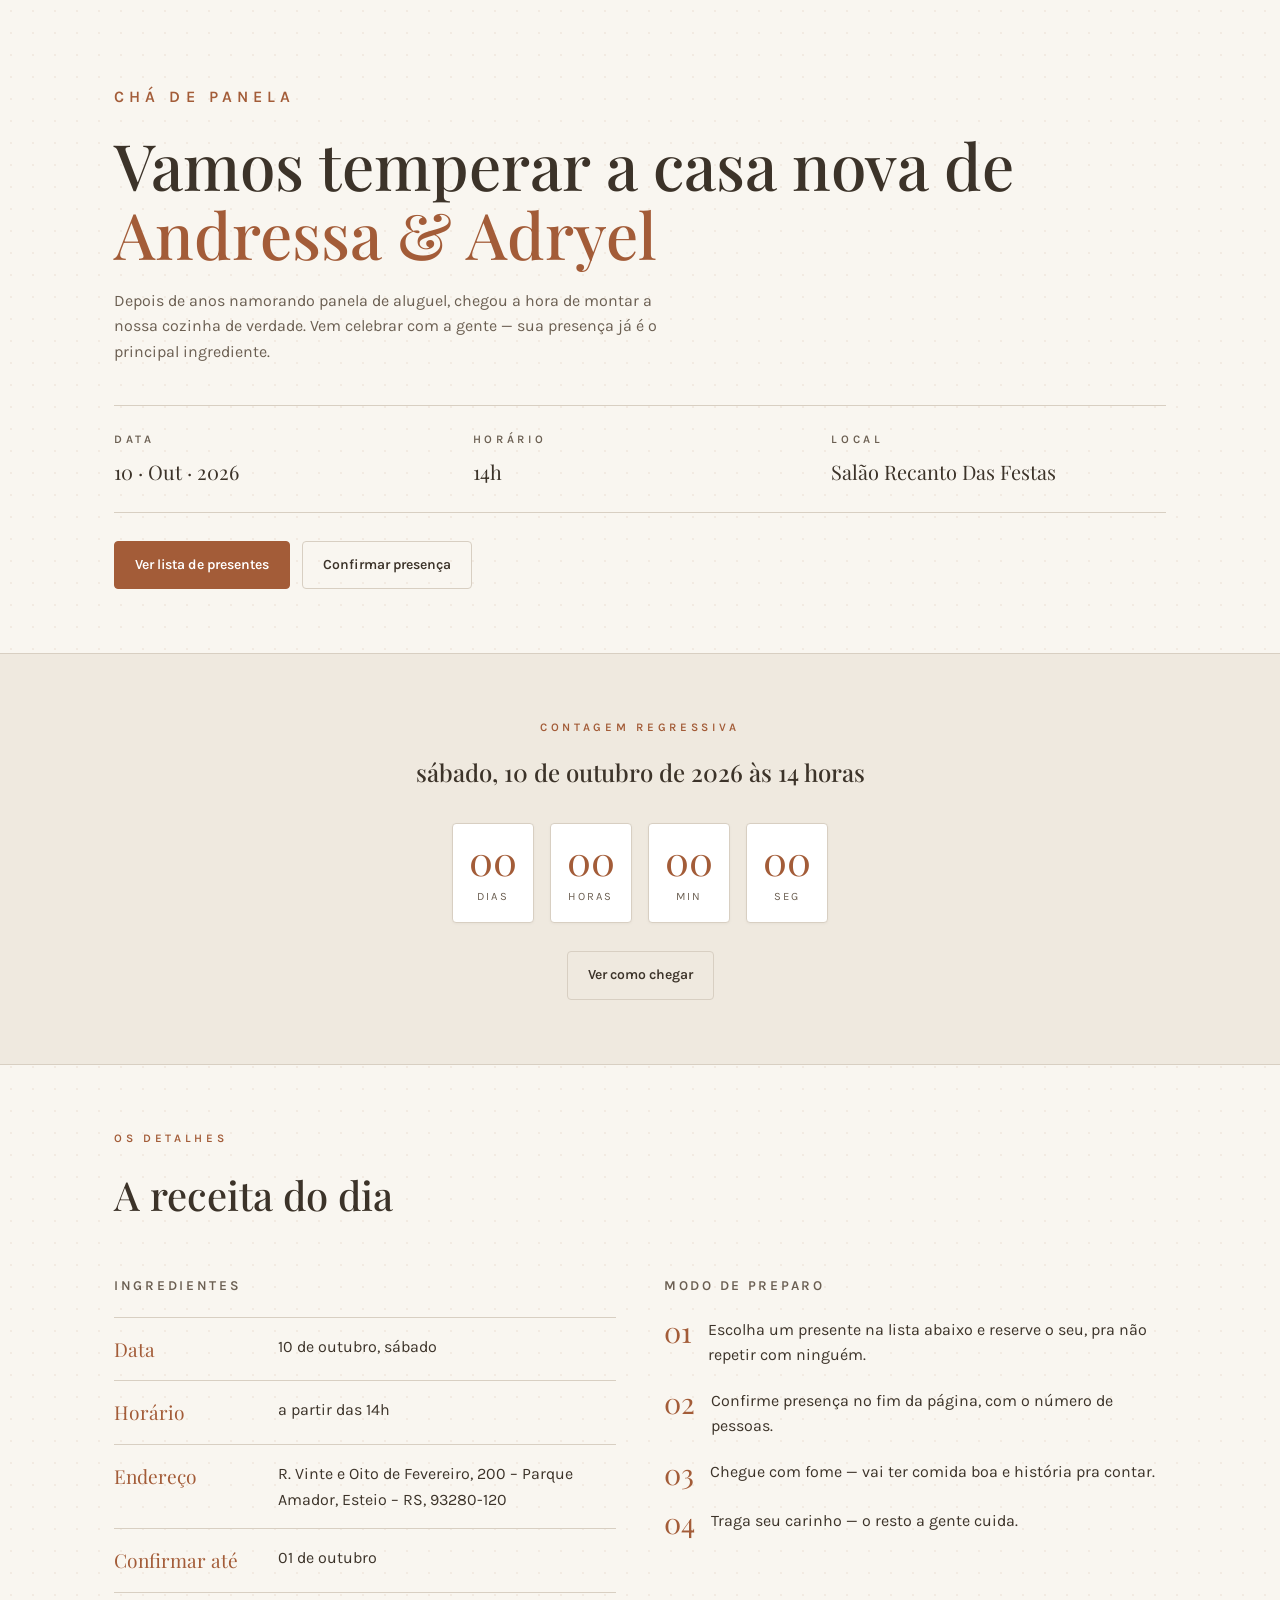
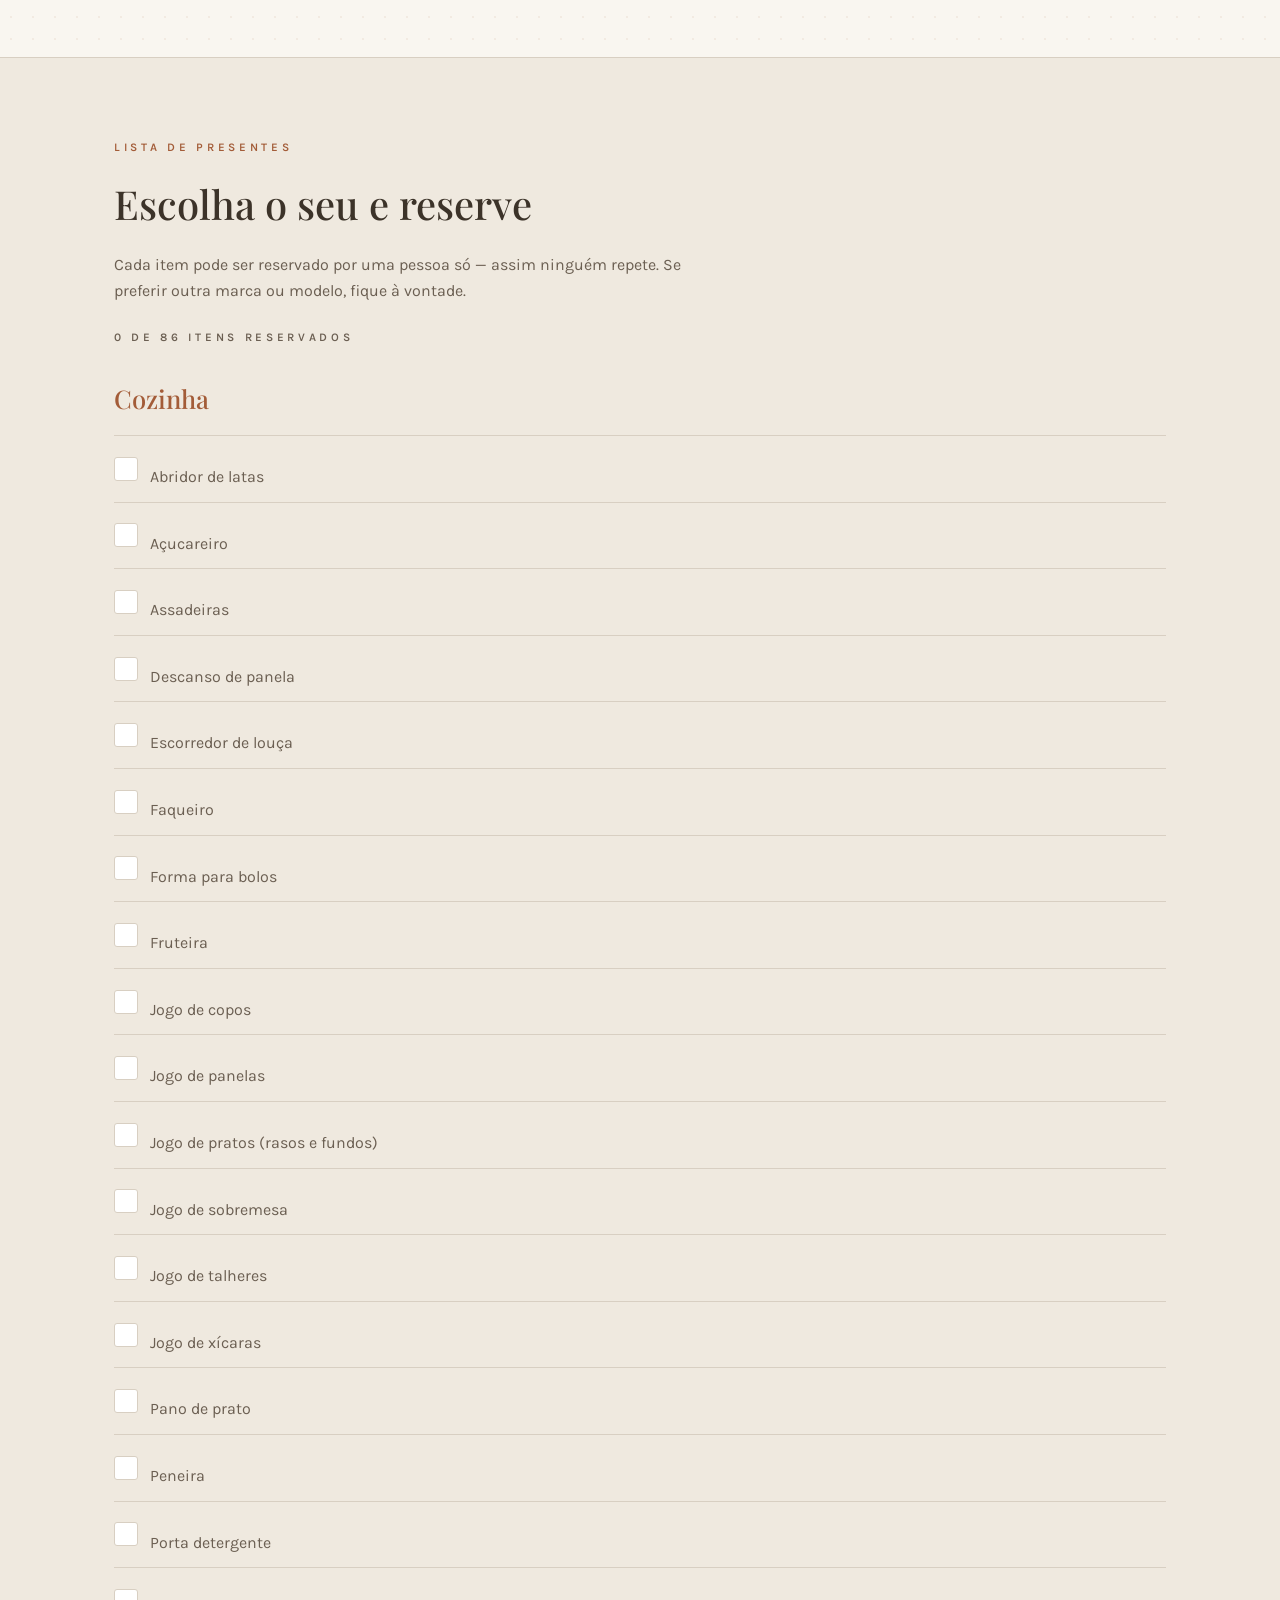
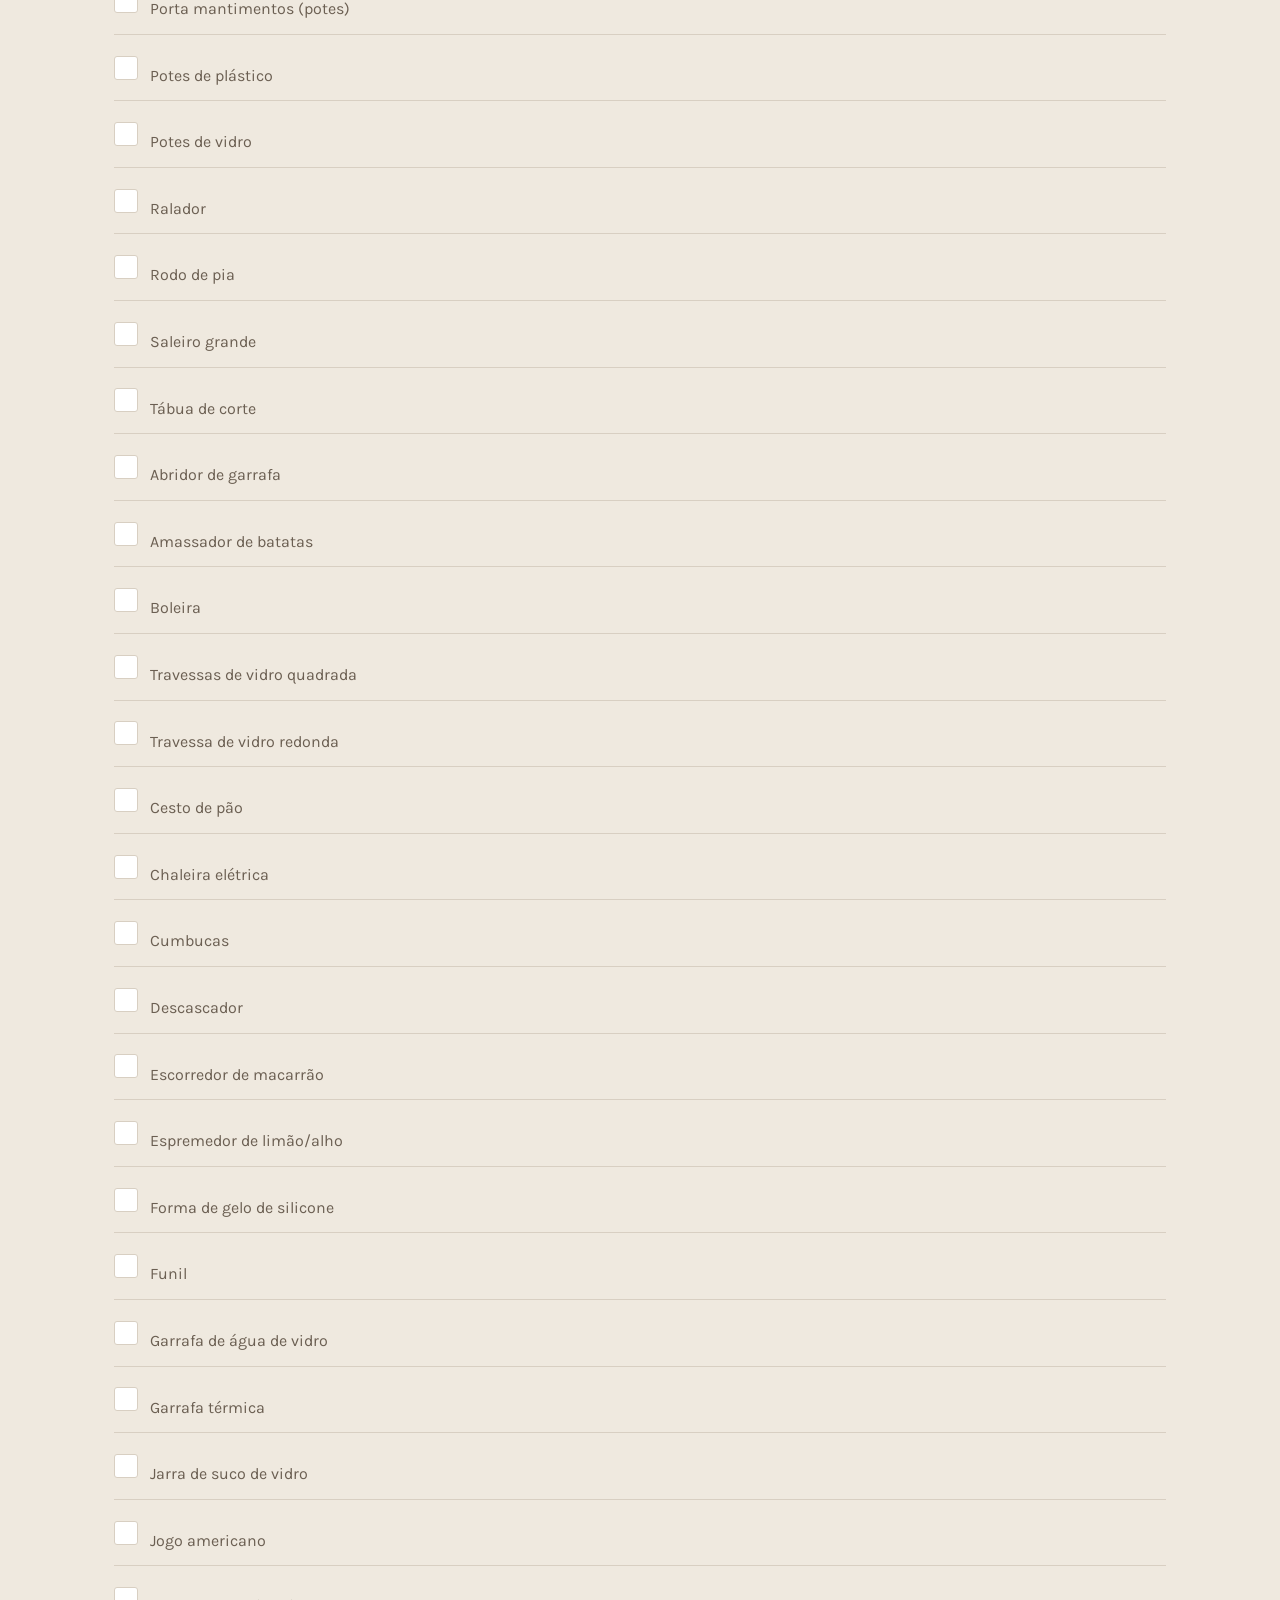
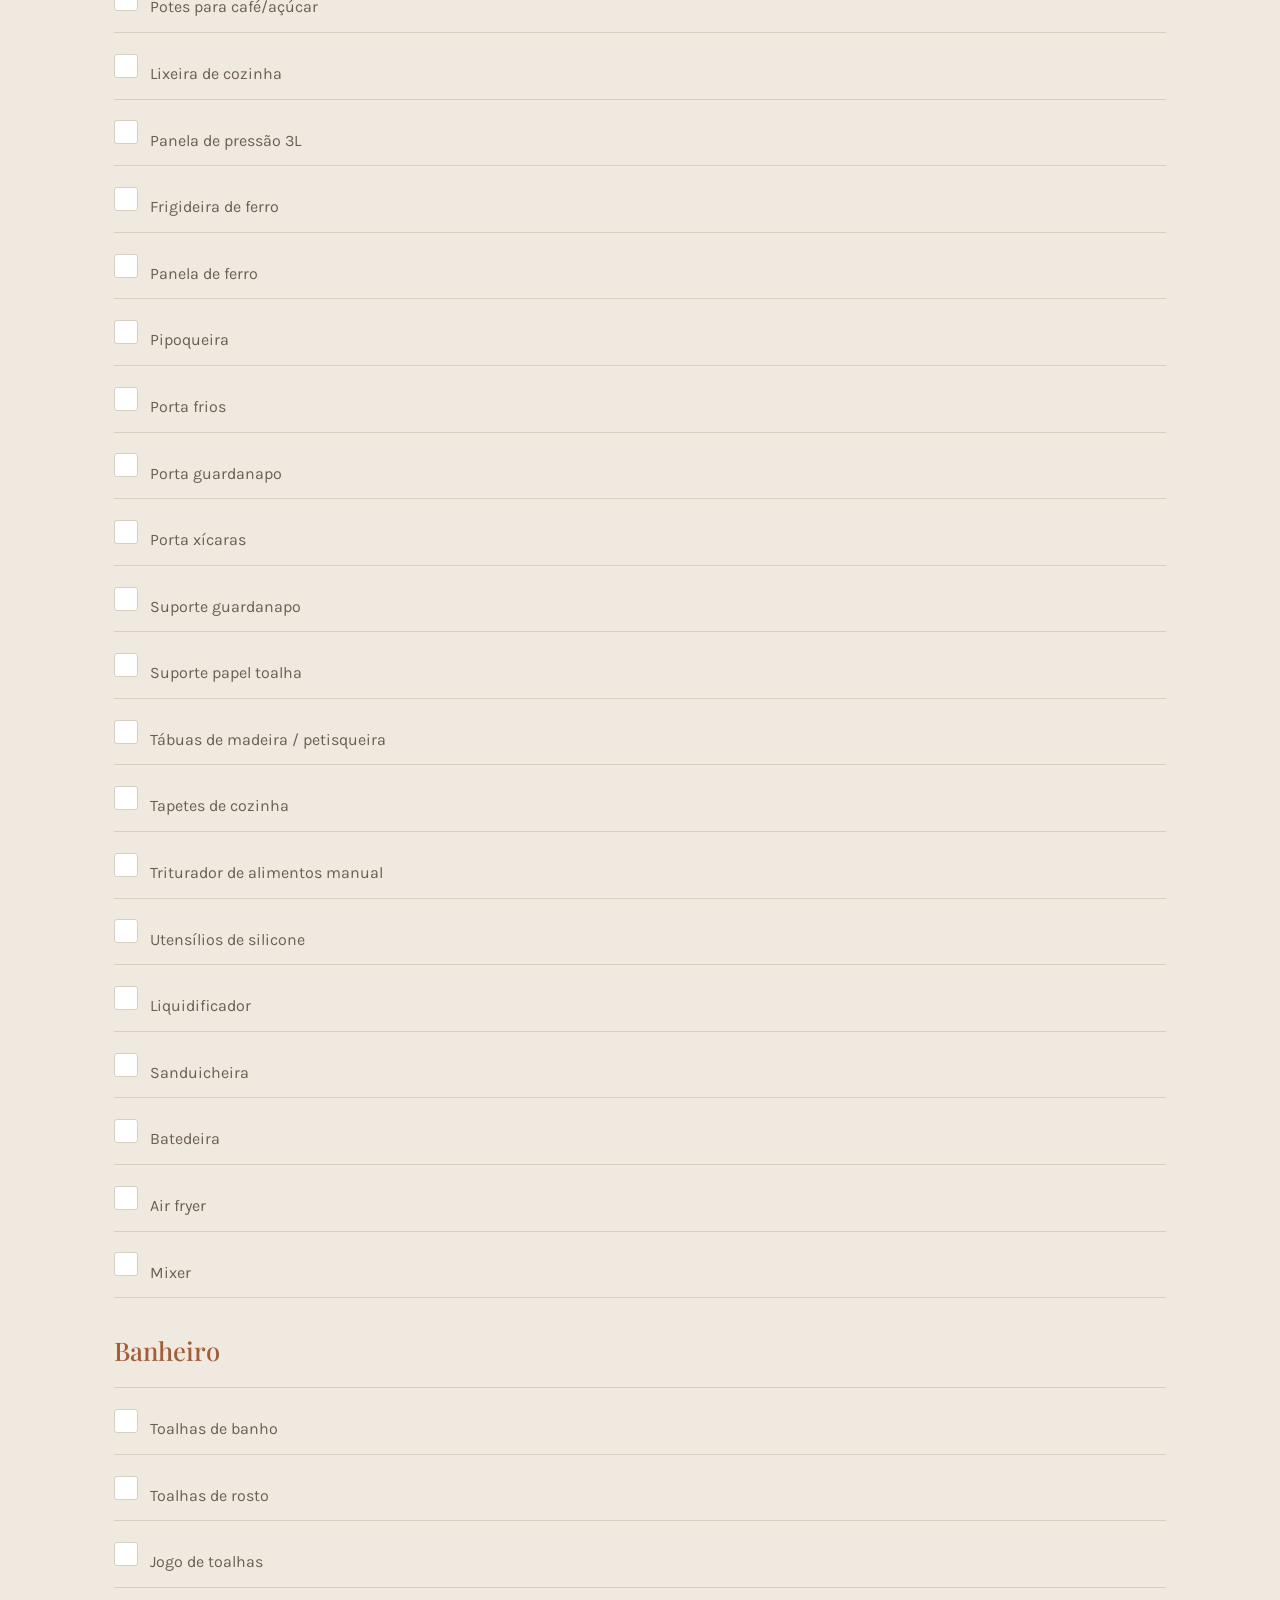
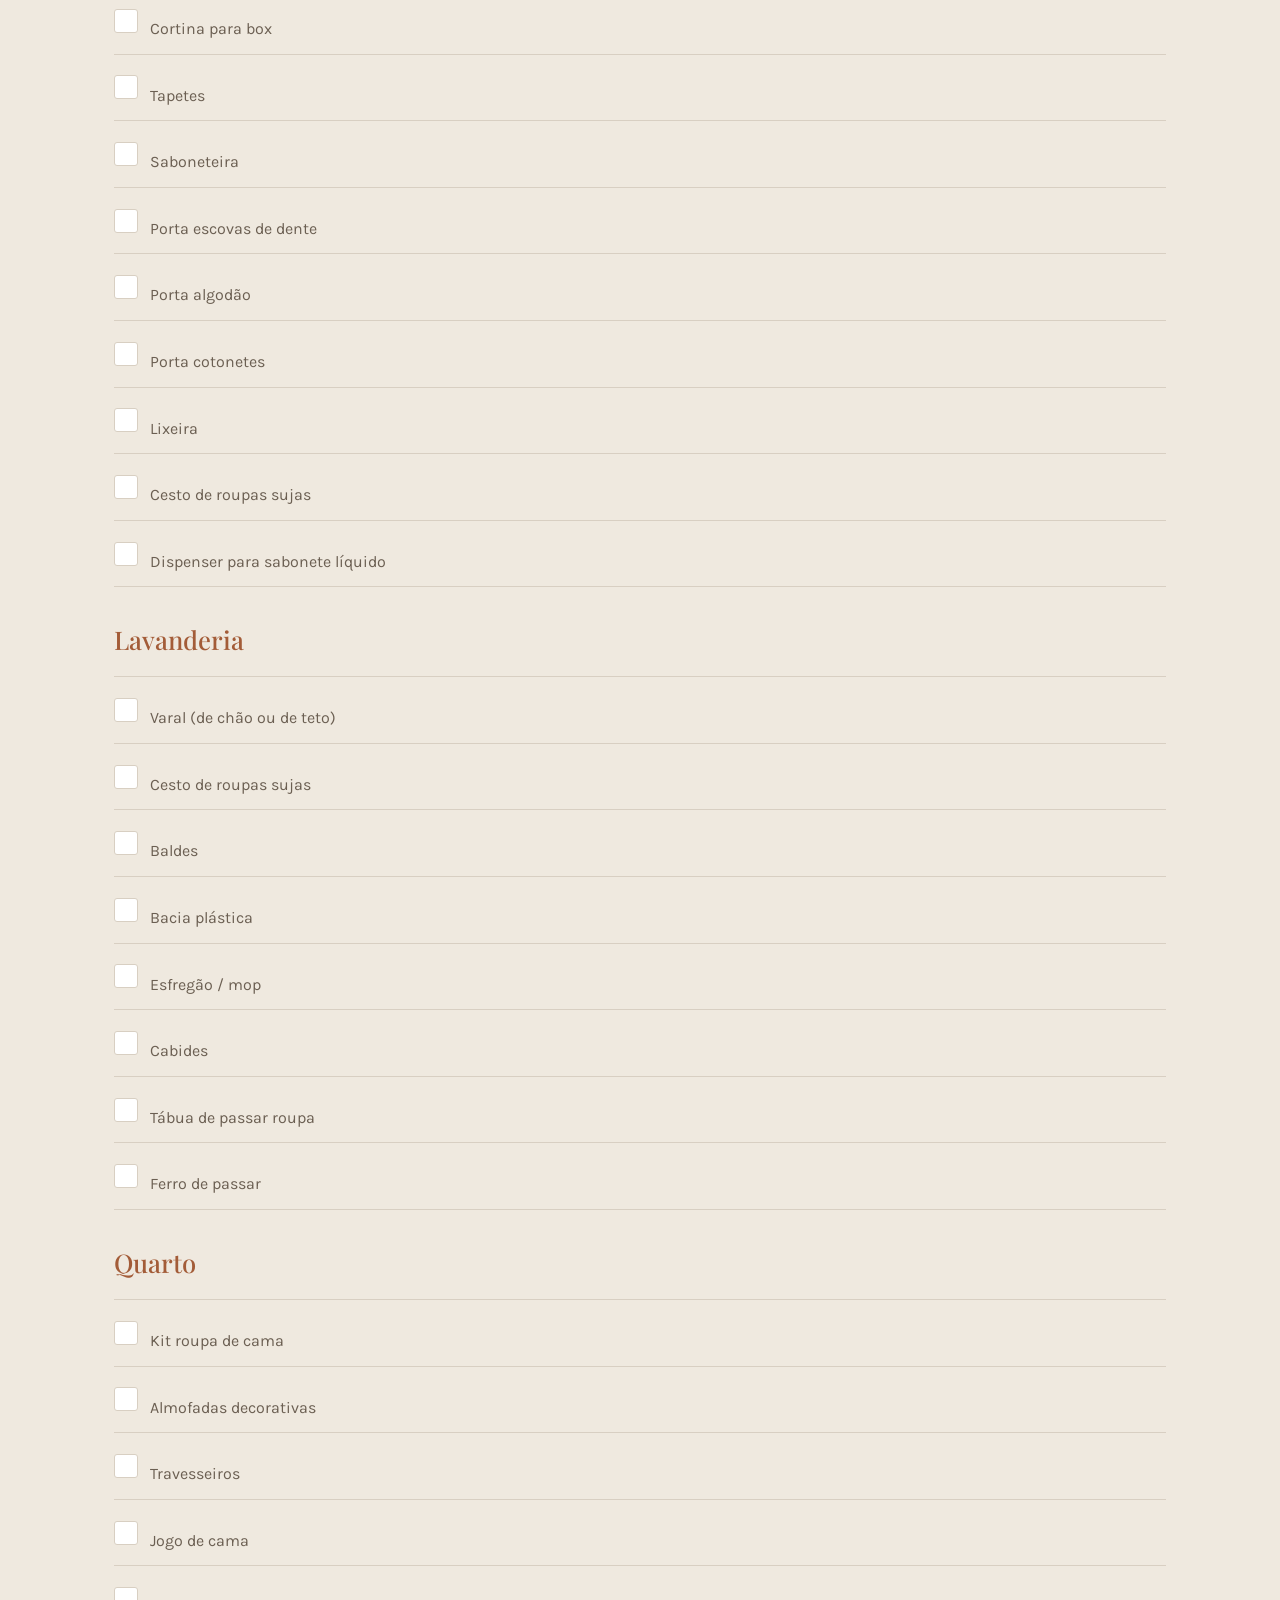
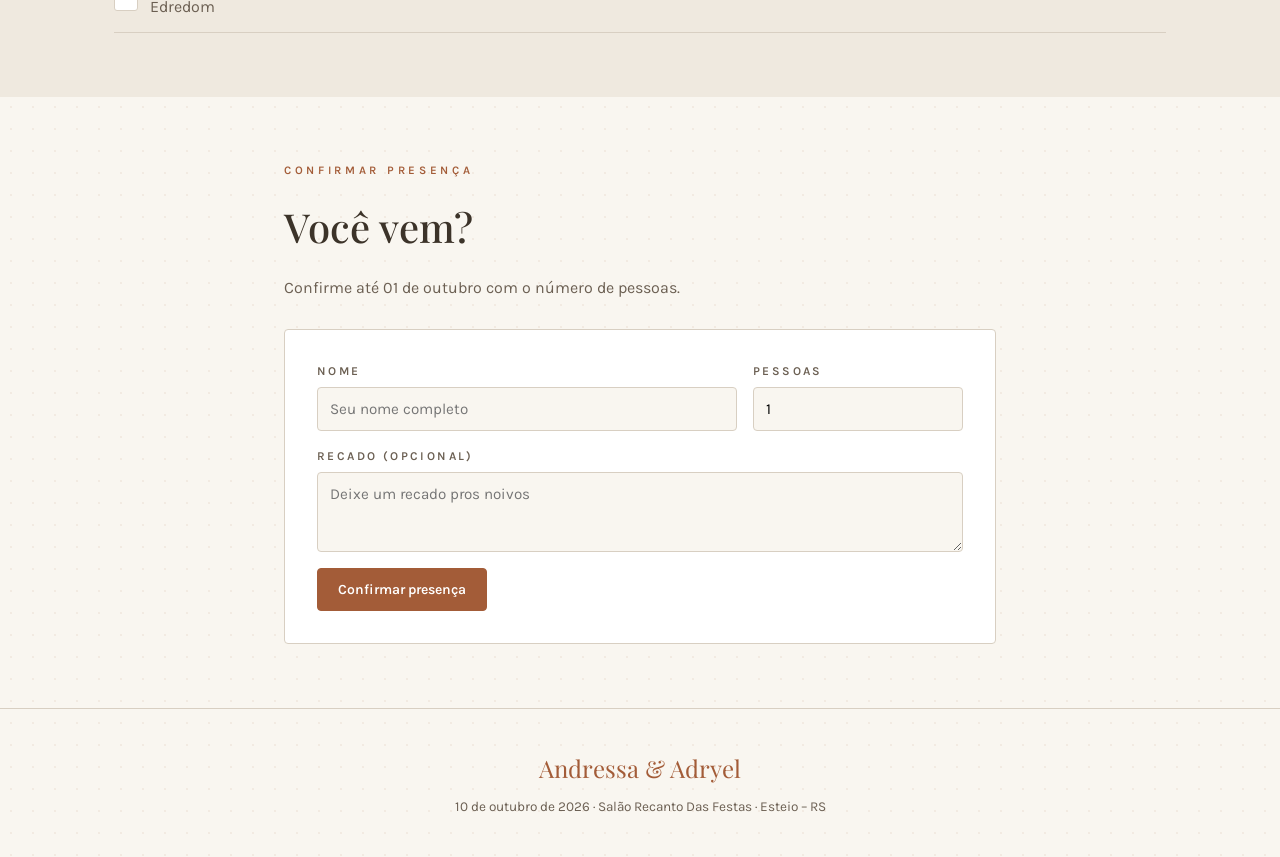
<file: cha-de-panela (1).html>
<!DOCTYPE html>
<html lang="pt-BR">
<head>
  <meta charset="utf-8" />
  <meta name="viewport" content="width=device-width, initial-scale=1" />
  <title>Chá de Panela — Andressa & Adryel · 10 de outubro de 2026</title>
  <meta name="description" content="Vamos temperar a casa nova de Andressa & Adryel. Sábado, 10 de outubro de 2026, às 14h, no Salão Recanto Das Festas, Esteio – RS. Lista de presentes e confirmação de presença." />
  <meta property="og:title" content="Chá de Panela — Andressa & Adryel" />
  <meta property="og:description" content="10 de outubro de 2026, 14h, Salão Recanto Das Festas. Confirme sua presença e escolha um presente." />
  <meta property="og:type" content="website" />
  <meta name="twitter:card" content="summary_large_image" />
  <link rel="preconnect" href="https://fonts.googleapis.com" />
  <link rel="preconnect" href="https://fonts.gstatic.com" crossorigin />
  <link href="https://fonts.googleapis.com/css2?family=Playfair+Display:ital,wght@0,400..700;1,400..600&family=Karla:wght@300;400;500;600;700&display=swap" rel="stylesheet" />
  <style>
    :root {
      --cream: #f9f6f0;
      --terracotta: #a35c38;
      --sage: #7e8c74;
      --ink: #3c3329;
      --background: #f9f6f0;
      --foreground: #3c3329;
      --card: #ffffff;
      --primary: #a35c38;
      --primary-foreground: #ffffff;
      --secondary: #efe9df;
      --muted-foreground: #6b5f52;
      --accent: #7e8c74;
      --border: #d8cfc2;
      --input: #d8cfc2;
    }

    * { box-sizing: border-box; margin: 0; padding: 0; }
    html { scroll-behavior: smooth; }
    body {
      font-family: "Karla", system-ui, sans-serif;
      background-color: var(--background);
      color: var(--foreground);
      line-height: 1.6;
    }
    h1, h2, h3 { font-family: "Playfair Display", Georgia, serif; font-weight: 500; }
    .paper {
      background-image: radial-gradient(color-mix(in srgb, var(--terracotta) 8%, transparent) 1px, transparent 1px);
      background-size: 22px 22px;
    }
    .eyebrow {
      font-family: "Karla", system-ui, sans-serif;
      text-transform: uppercase;
      letter-spacing: 0.32em;
      font-size: 0.72rem;
      font-weight: 600;
    }
    .container { width: 100%; max-width: 1100px; margin: 0 auto; padding: 0 24px; }
    .btn {
      display: inline-flex;
      align-items: center;
      justify-content: center;
      gap: 0.5rem;
      border-radius: 4px;
      padding: 0.75rem 1.25rem;
      font-family: "Karla", system-ui, sans-serif;
      font-size: 0.875rem;
      font-weight: 600;
      text-decoration: none;
      cursor: pointer;
      transition: opacity 0.2s ease;
      border: 1px solid transparent;
    }
    .btn:hover { opacity: 0.9; }
    .btn-primary { background-color: var(--primary); color: var(--primary-foreground); border-color: var(--primary); }
    .btn-outline { background-color: transparent; color: var(--foreground); border-color: var(--border); }
    .btn-outline:hover { background-color: var(--secondary); }

    section { padding: 64px 0; }
    .hero h1 { font-size: clamp(2.25rem, 6vw, 4rem); line-height: 1.08; margin-top: 20px; }
    .hero h1 em { font-style: normal; color: var(--primary); }
    .hero p { max-width: 560px; margin-top: 20px; color: var(--muted-foreground); font-size: 1rem; }
    .hero-dl {
      display: grid;
      grid-template-columns: repeat(3, 1fr);
      gap: 24px;
      border-top: 1px solid var(--border);
      border-bottom: 1px solid var(--border);
      padding: 24px 0;
      margin-top: 40px;
    }
    .hero-dl dt { color: var(--muted-foreground); }
    .hero-dl dd { font-family: "Playfair Display", Georgia, serif; font-size: 1.25rem; margin-top: 8px; }
    .hero-buttons { display: flex; flex-wrap: wrap; gap: 12px; margin-top: 28px; }

    .countdown { background-color: var(--secondary); border-top: 1px solid var(--border); border-bottom: 1px solid var(--border); text-align: center; }
    .countdown h2 { font-size: 1.5rem; margin-top: 16px; }
    .timer { display: flex; flex-wrap: wrap; justify-content: center; gap: 16px; margin-top: 32px; }
    .timer-box { min-width: 80px; background: var(--card); border: 1px solid var(--border); border-radius: 4px; padding: 16px; box-shadow: 0 1px 3px rgba(0,0,0,0.04); }
    .timer-box .num { font-family: "Playfair Display", Georgia, serif; font-size: 2.5rem; color: var(--primary); line-height: 1; }
    .timer-box .label { margin-top: 8px; color: var(--muted-foreground); text-transform: uppercase; letter-spacing: 0.2em; font-size: 0.7rem; }
    .countdown .btn { margin-top: 28px; }

    .details h2 { font-size: 2.5rem; margin-top: 16px; }
    .details-grid { display: grid; gap: 48px; margin-top: 48px; }
    @media (min-width: 768px) { .details-grid { grid-template-columns: 1fr 1fr; } }
    .details h3 { color: var(--muted-foreground); font-size: 0.85rem; font-family: "Karla", system-ui, sans-serif; font-weight: 600; text-transform: uppercase; letter-spacing: 0.2em; }
    .details dl { margin-top: 20px; border-top: 1px solid var(--border); border-bottom: 1px solid var(--border); }
    .details dl div { display: grid; gap: 4px; padding: 16px 0; border-bottom: 1px solid var(--border); }
    .details dl div:last-child { border-bottom: none; }
    @media (min-width: 640px) { .details dl div { grid-template-columns: 160px 1fr; } }
    .details dt { color: var(--primary); font-family: "Playfair Display", Georgia, serif; font-size: 1.2rem; }
    .details ol { margin-top: 20px; list-style: none; }
    .details li { display: flex; gap: 16px; margin-bottom: 20px; }
    .details li span.num { font-family: "Playfair Display", Georgia, serif; font-size: 1.8rem; color: var(--primary); line-height: 1; }

    .gifts { background-color: var(--secondary); border-top: 1px solid var(--border); }
    .gifts h2 { font-size: 2.5rem; margin-top: 16px; }
    .gifts p { color: var(--muted-foreground); margin-top: 16px; max-width: 600px; }
    .gift-group { margin-top: 32px; }
    .gift-group h3 { color: var(--primary); font-size: 1.6rem; }
    .gift-group ul { margin-top: 16px; border-top: 1px solid var(--border); border-bottom: 1px solid var(--border); list-style: none; }
    .gift-group li { display: flex; flex-wrap: wrap; align-items: center; gap: 12px; padding: 12px 0; border-bottom: 1px solid var(--border); }
    .gift-group li:last-child { border-bottom: none; }
    .checkbox {
      width: 24px; height: 24px; border: 1px solid var(--input); border-radius: 3px;
      background: var(--card); display: flex; align-items: center; justify-content: center;
      cursor: pointer; flex-shrink: 0; transition: all 0.2s ease;
    }
    .checkbox:hover { border-color: var(--primary); }
    .checkbox.checked { background: var(--primary); border-color: var(--primary); color: white; }
    .checkbox.disabled { cursor: not-allowed; opacity: 0.6; }
    .gift-name { flex: 1; min-width: 0; }
    .gift-name.reserved { text-decoration: line-through; opacity: 0.5; }
    .gift-reserved-by { color: var(--accent); font-size: 0.85rem; }
    .reserve-form { display: flex; gap: 8px; width: 100%; margin-top: 8px; }
    .reserve-form input {
      flex: 1; max-width: 220px; border: 1px solid var(--input); border-radius: 4px;
      padding: 6px 10px; font-family: inherit; font-size: 0.85rem; background: var(--card);
    }
    .reserve-form input:focus { outline: none; border-color: var(--primary); }
    .reserve-form button { padding: 6px 14px; font-size: 0.85rem; }

    .rsvp h2 { font-size: 2.5rem; margin-top: 16px; }
    .rsvp-card { background: var(--card); border: 1px solid var(--border); border-radius: 4px; padding: 32px; margin-top: 28px; }
    .rsvp-form { display: grid; gap: 16px; }
    .rsvp-form label { display: grid; gap: 6px; }
    .rsvp-form span { font-size: 0.75rem; text-transform: uppercase; letter-spacing: 0.2em; color: var(--muted-foreground); font-weight: 600; }
    .rsvp-form input, .rsvp-form textarea {
      border: 1px solid var(--input); border-radius: 4px; padding: 12px;
      font-family: inherit; font-size: 0.95rem; background: var(--background);
    }
    .rsvp-form input:focus, .rsvp-form textarea:focus { outline: none; border-color: var(--primary); }
    .rsvp-form .row { display: grid; gap: 16px; }
    @media (min-width: 640px) { .rsvp-form .row { grid-template-columns: 2fr 1fr; } }
    .success-card { text-align: center; }
    .success-card h3 { font-size: 1.8rem; }
    .success-card p { color: var(--muted-foreground); margin-top: 12px; }

    footer { border-top: 1px solid var(--border); text-align: center; padding: 40px 24px; }
    footer p:first-child { font-family: "Playfair Display", Georgia, serif; font-size: 1.5rem; color: var(--primary); }
    footer p:last-child { color: var(--muted-foreground); font-size: 0.85rem; margin-top: 8px; }

    @media (max-width: 640px) {
      .hero-dl { grid-template-columns: 1fr; gap: 16px; }
      .timer-box { min-width: 64px; padding: 12px; }
      .timer-box .num { font-size: 2rem; }
    }
  </style>
</head>
<body class="paper">

  <main>
    <!-- HERO -->
    <section class="hero">
      <div class="container">
        <p class="eyebrow" style="color: var(--primary);">Chá de Panela</p>
        <h1>Vamos temperar a casa nova de <em>Andressa &amp; Adryel</em></h1>
        <p>Depois de anos namorando panela de aluguel, chegou a hora de montar a nossa cozinha de verdade. Vem celebrar com a gente — sua presença já é o principal ingrediente.</p>

        <dl class="hero-dl">
          <div><dt class="eyebrow">Data</dt><dd>10 · Out · 2026</dd></div>
          <div><dt class="eyebrow">Horário</dt><dd>14h</dd></div>
          <div><dt class="eyebrow">Local</dt><dd>Salão Recanto Das Festas</dd></div>
        </dl>

        <div class="hero-buttons">
          <a href="#presentes" class="btn btn-primary">Ver lista de presentes</a>
          <a href="#confirmar" class="btn btn-outline">Confirmar presença</a>
        </div>
      </div>
    </section>

    <!-- CONTAGEM -->
    <section class="countdown">
      <div class="container">
        <p class="eyebrow" style="color: var(--primary);">Contagem regressiva</p>
        <h2>sábado, 10 de outubro de 2026 às 14 horas</h2>
        <div class="timer" id="timer">
          <div class="timer-box"><div class="num" id="dias">--</div><div class="label">dias</div></div>
          <div class="timer-box"><div class="num" id="horas">--</div><div class="label">horas</div></div>
          <div class="timer-box"><div class="num" id="min">--</div><div class="label">min</div></div>
          <div class="timer-box"><div class="num" id="seg">--</div><div class="label">seg</div></div>
        </div>
        <a href="https://share.google/3hKhrxsNgLI5yh4Wm" target="_blank" rel="noreferrer" class="btn btn-outline">Ver como chegar</a>
      </div>
    </section>

    <!-- DETALHES -->
    <section class="details">
      <div class="container">
        <p class="eyebrow" style="color: var(--primary);">Os detalhes</p>
        <h2>A receita do dia</h2>

        <div class="details-grid">
          <div>
            <h3>Ingredientes</h3>
            <dl>
              <div><dt>Data</dt><dd>10 de outubro, sábado</dd></div>
              <div><dt>Horário</dt><dd>a partir das 14h</dd></div>
              <div><dt>Endereço</dt><dd>R. Vinte e Oito de Fevereiro, 200 – Parque Amador, Esteio – RS, 93280-120</dd></div>
              <div><dt>Confirmar até</dt><dd>01 de outubro</dd></div>
            </dl>
          </div>

          <div>
            <h3>Modo de preparo</h3>
            <ol>
              <li><span class="num">01</span><span>Escolha um presente na lista abaixo e reserve o seu, pra não repetir com ninguém.</span></li>
              <li><span class="num">02</span><span>Confirme presença no fim da página, com o número de pessoas.</span></li>
              <li><span class="num">03</span><span>Chegue com fome — vai ter comida boa e história pra contar.</span></li>
              <li><span class="num">04</span><span>Traga seu carinho — o resto a gente cuida.</span></li>
            </ol>
          </div>
        </div>
      </div>
    </section>

    <!-- PRESENTES -->
    <section class="gifts" id="presentes">
      <div class="container">
        <p class="eyebrow" style="color: var(--primary);">Lista de presentes</p>
        <h2>Escolha o seu e reserve</h2>
        <p>Cada item pode ser reservado por uma pessoa só — assim ninguém repete. Se preferir outra marca ou modelo, fique à vontade.</p>
        <p class="eyebrow" style="margin-top: 24px;" id="gift-status">0 de 0 itens reservados</p>
        <div id="gift-list"></div>
      </div>
    </section>

    <!-- RSVP -->
    <section class="rsvp" id="confirmar">
      <div class="container" style="max-width: 760px;">
        <p class="eyebrow" style="color: var(--primary);">Confirmar presença</p>
        <h2>Você vem?</h2>
        <p style="color: var(--muted-foreground); margin-top: 16px;">Confirme até 01 de outubro com o número de pessoas.</p>

        <div class="rsvp-card" id="rsvp-card">
          <form class="rsvp-form" id="rsvp-form">
            <div class="row">
              <label>
                <span>Nome</span>
                <input type="text" id="rsvp-nome" required placeholder="Seu nome completo" />
              </label>
              <label>
                <span>Pessoas</span>
                <input type="number" id="rsvp-pessoas" min="1" max="12" value="1" />
              </label>
            </div>
            <label>
              <span>Recado (opcional)</span>
              <textarea id="rsvp-recado" rows="3" placeholder="Deixe um recado pros noivos"></textarea>
            </label>
            <button type="submit" class="btn btn-primary" style="justify-self: start;">Confirmar presença</button>
          </form>
        </div>
      </div>
    </section>

    <footer>
      <p>Andressa &amp; Adryel</p>
      <p>10 de outubro de 2026 · Salão Recanto Das Festas · Esteio – RS</p>
    </footer>
  </main>

  <script>
    const WHATSAPP = "https://w.app/confirmacaochadepanela";
    const TARGET = new Date("2026-10-10T14:00:00-03:00").getTime();
    const RESERVAS_KEY = "cha-de-panela-reservas";

    // Contagem regressiva
    function updateTimer() {
      const total = Math.max(0, TARGET - Date.now());
      const dias = Math.floor(total / 86400000);
      const horas = Math.floor((total / 3600000) % 24);
      const min = Math.floor((total / 60000) % 60);
      const seg = Math.floor((total / 1000) % 60);
      document.getElementById("dias").textContent = String(dias).padStart(2, "0");
      document.getElementById("horas").textContent = String(horas).padStart(2, "0");
      document.getElementById("min").textContent = String(min).padStart(2, "0");
      document.getElementById("seg").textContent = String(seg).padStart(2, "0");
    }
    updateTimer();
    setInterval(updateTimer, 1000);

    // Lista de presentes
    const slug = s => s.normalize("NFD").replace(/[\u0300-\u036f]/g, "").toLowerCase().replace(/[^a-z0-9]+/g, "-").replace(/^-|-$/g, "");
    const g = (title, names) => ({ title, items: names.map(name => ({ id: `${slug(title)}-${slug(name)}`, name })) });
    const groups = [
      g("Cozinha", ["Abridor de latas","Açucareiro","Assadeiras","Descanso de panela","Escorredor de louça","Faqueiro","Forma para bolos","Fruteira","Jogo de copos","Jogo de panelas","Jogo de pratos (rasos e fundos)","Jogo de sobremesa","Jogo de talheres","Jogo de xícaras","Pano de prato","Peneira","Porta detergente","Porta mantimentos (potes)","Potes de plástico","Potes de vidro","Ralador","Rodo de pia","Saleiro grande","Tábua de corte","Abridor de garrafa","Amassador de batatas","Boleira","Travessas de vidro quadrada","Travessa de vidro redonda","Cesto de pão","Chaleira elétrica","Cumbucas","Descascador","Escorredor de macarrão","Espremedor de limão/alho","Forma de gelo de silicone","Funil","Garrafa de água de vidro","Garrafa térmica","Jarra de suco de vidro","Jogo americano","Potes para café/açúcar","Lixeira de cozinha","Panela de pressão 3L","Frigideira de ferro","Panela de ferro","Pipoqueira","Porta frios","Porta guardanapo","Porta xícaras","Suporte guardanapo","Suporte papel toalha","Tábuas de madeira / petisqueira","Tapetes de cozinha","Triturador de alimentos manual","Utensílios de silicone","Liquidificador","Sanduicheira","Batedeira","Air fryer","Mixer"]),
      g("Banheiro", ["Toalhas de banho","Toalhas de rosto","Jogo de toalhas","Cortina para box","Tapetes","Saboneteira","Porta escovas de dente","Porta algodão","Porta cotonetes","Lixeira","Cesto de roupas sujas","Dispenser para sabonete líquido"]),
      g("Lavanderia", ["Varal (de chão ou de teto)","Cesto de roupas sujas","Baldes","Bacia plástica","Esfregão / mop","Cabides","Tábua de passar roupa","Ferro de passar"]),
      g("Quarto", ["Kit roupa de cama","Almofadas decorativas","Travesseiros","Jogo de cama","Edredom"]),
    ];
    const totalItems = groups.reduce((n, g) => n + g.items.length, 0);

    let reserved = {};
    try {
      const raw = localStorage.getItem(RESERVAS_KEY);
      if (raw) reserved = JSON.parse(raw);
    } catch (e) { reserved = {}; }

    let openId = null;

    function saveReserved(next) {
      reserved = next;
      localStorage.setItem(RESERVAS_KEY, JSON.stringify(reserved));
      renderGifts();
    }

    function renderGifts() {
      const taken = Object.keys(reserved).length;
      document.getElementById("gift-status").textContent = `${taken} de ${totalItems} itens reservados`;
      const container = document.getElementById("gift-list");
      container.innerHTML = "";

      groups.forEach(group => {
        const div = document.createElement("div");
        div.className = "gift-group";
        div.innerHTML = `<h3>${group.title}</h3><ul></ul>`;
        const ul = div.querySelector("ul");

        group.items.forEach(gift => {
          const by = reserved[gift.id];
          const isOpen = openId === gift.id;
          const li = document.createElement("li");

          const checkbox = document.createElement("div");
          checkbox.className = "checkbox" + (by ? " checked disabled" : "");
          checkbox.setAttribute("role", "checkbox");
          checkbox.setAttribute("aria-checked", by ? "true" : "false");
          checkbox.setAttribute("aria-label", `Reservar ${gift.name}`);
          checkbox.innerHTML = by ? "✓" : "";
          checkbox.onclick = () => {
            if (by) return;
            openId = isOpen ? null : gift.id;
            renderGifts();
          };
          li.appendChild(checkbox);

          const info = document.createElement("div");
          info.className = "gift-name" + (by ? " reserved" : "");
          info.innerHTML = `<p>${gift.name}</p>` + (by ? `<p class="gift-reserved-by">Reservado por ${by}</p>` : "");
          li.appendChild(info);

          if (!by && isOpen) {
            const form = document.createElement("form");
            form.className = "reserve-form";
            form.innerHTML = `
              <input type="text" placeholder="Seu nome" required autofocus />
              <button type="submit" class="btn btn-primary">Reservar</button>
            `;
            form.onsubmit = (e) => {
              e.preventDefault();
              const name = form.querySelector("input").value.trim();
              if (!name) return;
              saveReserved({ ...reserved, [gift.id]: name });
              openId = null;
            };
            li.appendChild(form);
          }

          ul.appendChild(li);
        });

        container.appendChild(div);
      });
    }
    renderGifts();

    // RSVP
    const rsvpForm = document.getElementById("rsvp-form");
    const rsvpCard = document.getElementById("rsvp-card");
    rsvpForm.onsubmit = (e) => {
      e.preventDefault();
      const nome = document.getElementById("rsvp-nome").value.trim();
      const pessoas = document.getElementById("rsvp-pessoas").value;
      if (!nome) return;
      const primeiro = nome.split(" ")[0];
      window.open(WHATSAPP, "_blank", "noopener,noreferrer");
      rsvpCard.innerHTML = `
        <div class="success-card">
          <h3>Presença confirmada, ${primeiro}!</h3>
          <p>Anotamos ${pessoas} ${Number(pessoas) > 1 ? "pessoas" : "pessoa"}. Abrimos o WhatsApp pra você enviar a confirmação — se não abrir, use o botão abaixo.</p>
          <a href="${WHATSAPP}" target="_blank" rel="noreferrer" class="btn btn-primary" style="margin-top: 24px;">Enviar confirmação no WhatsApp</a>
        </div>
      `;
    };
  </script>
</body>
</html>
</file>
